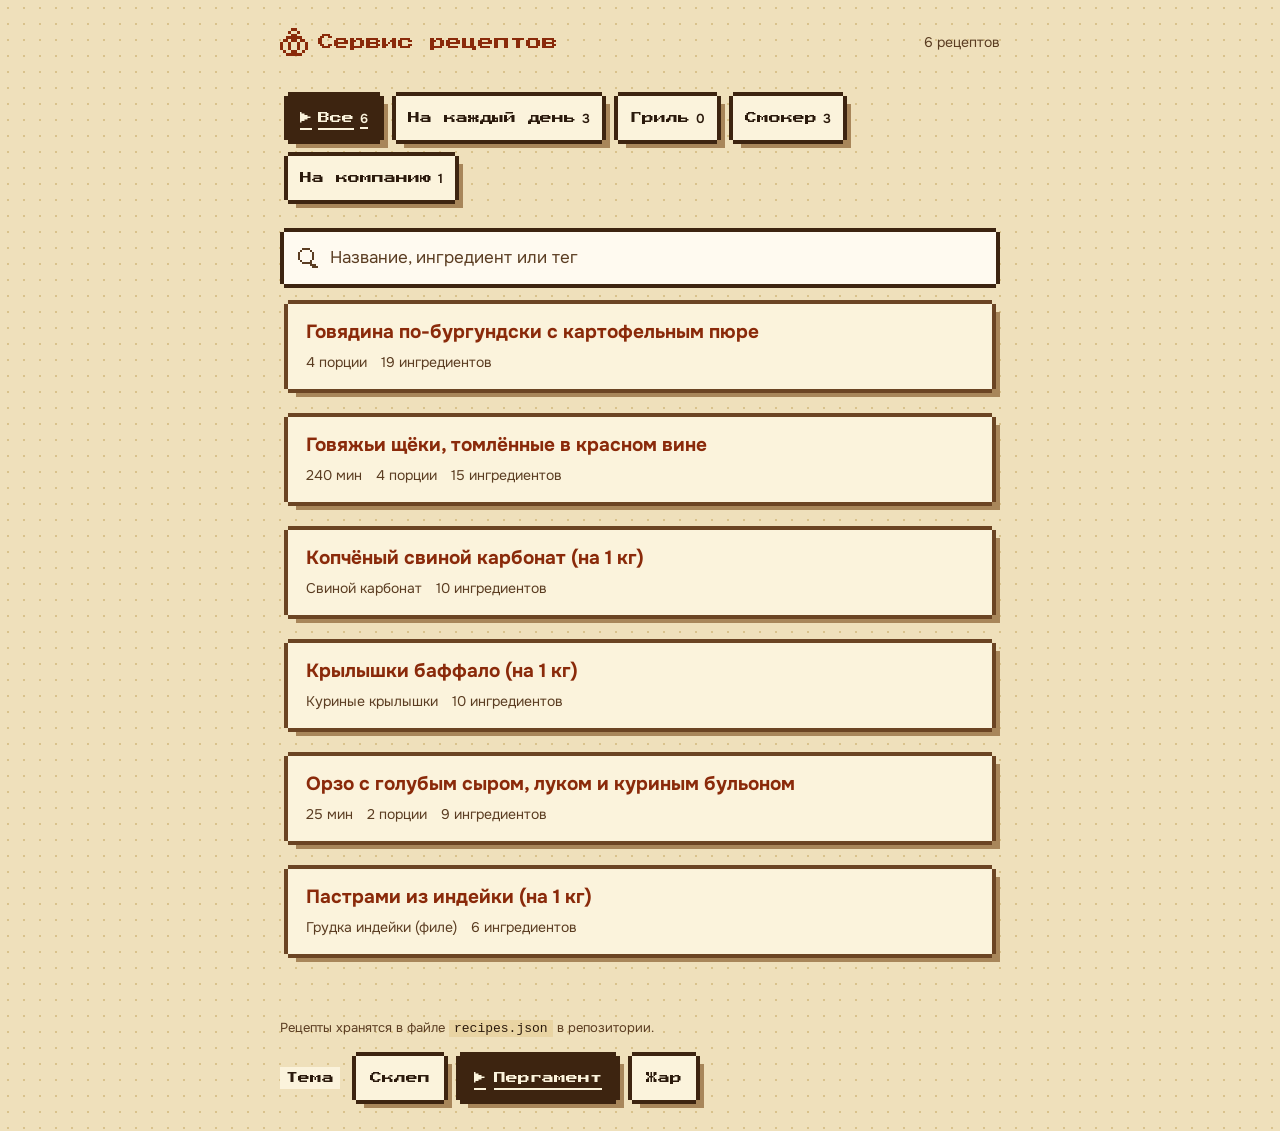
<file: index.html>
<!doctype html>
<html lang="ru">
<head>
  <meta charset="utf-8">
  <meta name="viewport" content="width=device-width, initial-scale=1, viewport-fit=cover">
  <title>Сервис рецептов</title>
  <meta name="description" content="Личная книга рецептов с поиском">
  <meta name="theme-color" content="#4a0709">
  <link rel="icon" href="data:image/svg+xml,%3Csvg xmlns='http://www.w3.org/2000/svg' viewBox='0 0 32 32'%3E%3Ccircle cx='16' cy='16' r='14' fill='%23b4532a'/%3E%3Cpath d='M9 17h14a7 7 0 0 1-14 0z' fill='%23f6f1e7'/%3E%3C/svg%3E">
  <script src="theme.js"></script>
  <link rel="preload" href="fonts/rs-pixel.woff2" as="font" type="font/woff2" crossorigin>
  <link rel="preconnect" href="https://fonts.googleapis.com">
  <link rel="preconnect" href="https://fonts.gstatic.com" crossorigin>
  <link href="https://fonts.googleapis.com/css2?family=Onest:wght@400;500;600;700&display=swap" rel="stylesheet">
  <link rel="stylesheet" href="style.css">
  <link rel="stylesheet" href="bbq.css">
</head>
<body>
  <header class="top">
    <a class="brand" href="#/">Сервис рецептов</a>
    <span class="count" id="count"></span>
  </header>

  <main id="app" aria-live="polite">
    <p class="state">Загружаю рецепты…</p>
  </main>

  <footer class="foot">
    <p>Рецепты хранятся в файле <code>recipes.json</code> в репозитории.</p>
    <fieldset class="themes">
      <legend>Тема</legend>
      <button type="button" data-theme-set="crypt" aria-pressed="false">Склеп</button>
      <button type="button" data-theme-set="parchment" aria-pressed="false">Пергамент</button>
      <button type="button" data-theme-set="ember" aria-pressed="false">Жар</button>
    </fieldset>
  </footer>

  <script src="app.js"></script>
</body>
</html>
</file>
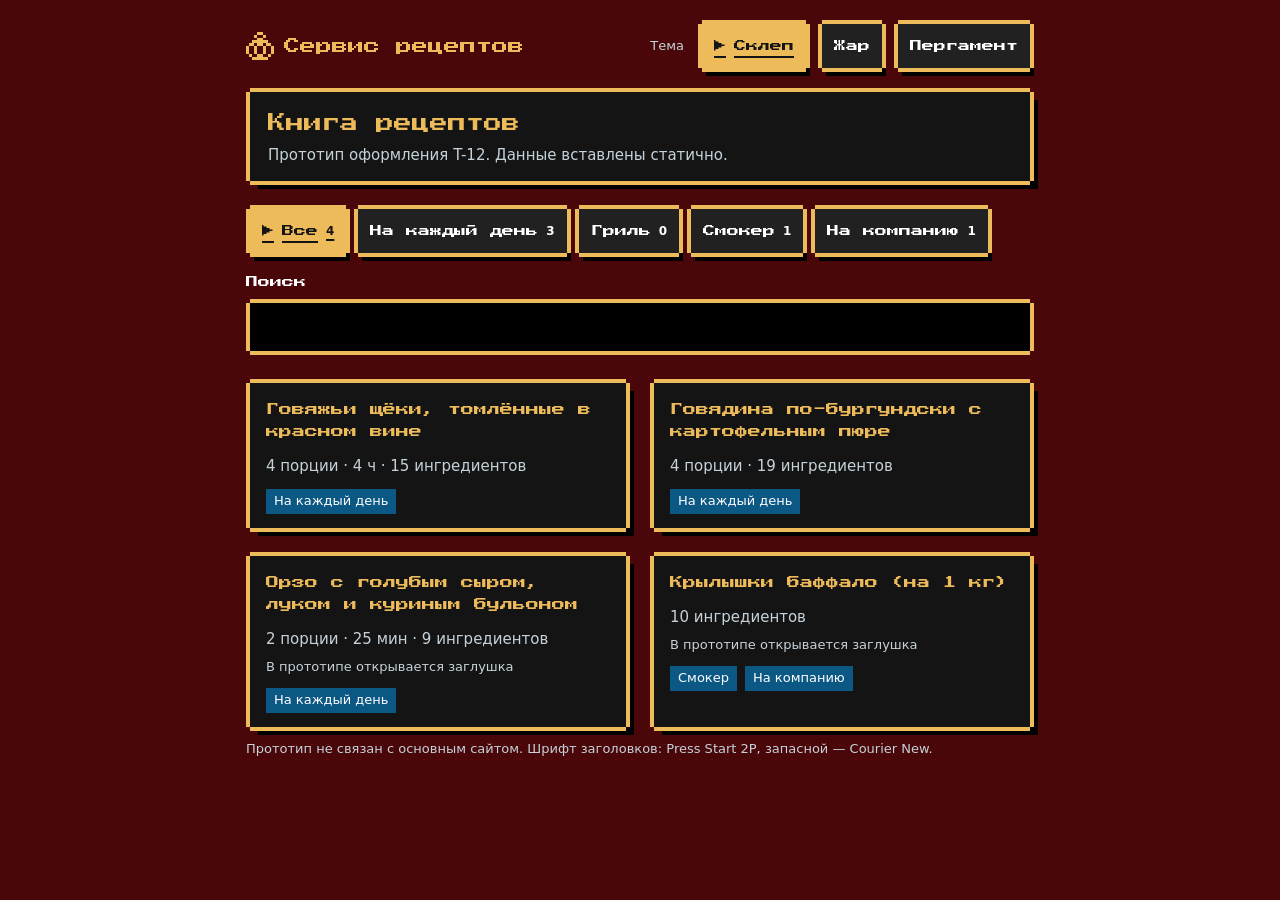
<file: prototype/redesign/index.html>
<!doctype html>
<html lang="ru" data-theme="crypt">
<head>
  <meta charset="utf-8">
  <meta name="viewport" content="width=device-width, initial-scale=1, viewport-fit=cover">
  <meta name="robots" content="noindex">
  <title>Прототип редизайна — Сервис рецептов</title>
  <link rel="preconnect" href="https://fonts.googleapis.com">
  <link rel="preconnect" href="https://fonts.gstatic.com" crossorigin>
  <link href="https://fonts.googleapis.com/css2?family=Press+Start+2P&amp;display=swap" rel="stylesheet">
  <link rel="stylesheet" href="redesign.css">
</head>
<body>
<div class="wrap">
  <header class="top">
    <a class="brand" href="#/"><svg class="ico" width="28" height="28" viewBox="0 0 10 10" shape-rendering="crispEdges" aria-hidden="true" focusable="false"><path fill="currentColor" d="M4 0h2v1h-2zM3 1h1v1h-1zM6 1h1v1h-1zM4 2h2v1h-2zM2 3h6v1h-6zM1 4h2v1h-2zM4 4h2v1h-2zM7 4h2v1h-2zM0 5h1v1h-1zM3 5h1v1h-1zM6 5h1v1h-1zM9 5h1v1h-1zM0 6h1v1h-1zM3 6h1v1h-1zM6 6h1v1h-1zM9 6h1v1h-1zM0 7h1v1h-1zM3 7h1v1h-1zM6 7h1v1h-1zM9 7h1v1h-1zM1 8h1v1h-1zM4 8h2v1h-2zM8 8h1v1h-1zM2 9h6v1h-6z"/></svg> Сервис рецептов</a>
    <fieldset class="themes">
      <legend>Тема</legend>
      <button type="button" class="chip" data-theme-set="crypt" aria-pressed="true"><span class="mark" aria-hidden="true">▶ </span>Склеп</button>
      <button type="button" class="chip" data-theme-set="ember" aria-pressed="false"><span class="mark" aria-hidden="true">▶ </span>Жар</button>
      <button type="button" class="chip" data-theme-set="parchment" aria-pressed="false"><span class="mark" aria-hidden="true">▶ </span>Пергамент</button>
    </fieldset>
  </header>
  <main id="app">
    <section class="screen" id="screen-list" data-screen="">
      <div class="hero px">
        <h1 tabindex="-1">Книга рецептов</h1>
        <p>Прототип оформления T-12. Данные вставлены статично.</p>
      </div>
      <ul class="sections" aria-label="Разделы"><li><button type="button" class="chip" data-section="" aria-pressed="true"><span class="mark" aria-hidden="true">▶ </span>Все <span class="n">4</span></button></li><li><button type="button" class="chip" data-section="everyday" aria-pressed="false"><span class="mark" aria-hidden="true">▶ </span>На каждый день <span class="n">3</span></button></li><li><button type="button" class="chip" data-section="grill" aria-pressed="false"><span class="mark" aria-hidden="true">▶ </span>Гриль <span class="n">0</span></button></li><li><button type="button" class="chip" data-section="smoker" aria-pressed="false"><span class="mark" aria-hidden="true">▶ </span>Смокер <span class="n">1</span></button></li><li><button type="button" class="chip" data-section="party" aria-pressed="false"><span class="mark" aria-hidden="true">▶ </span>На компанию <span class="n">1</span></button></li></ul>
      <div class="search">
        <label for="q">Поиск</label>
        <input id="q" type="search" autocomplete="off">
      </div>
      <ul class="cards" id="cards"><li data-sections="everyday" data-title="говяжьи щёки, томлённые в красном вине"><a class="card px" href="#/r/6"><h2>Говяжьи щёки, томлённые в красном вине</h2><span class="meta">4 порции · 4 ч · 15 ингредиентов</span><ul class="badges"><li class="badge">На каждый день</li></ul></a></li><li data-sections="everyday" data-title="говядина по-бургундски с картофельным пюре"><a class="card px" href="#/r/4"><h2>Говядина по-бургундски с картофельным пюре</h2><span class="meta">4 порции · 19 ингредиентов</span><ul class="badges"><li class="badge">На каждый день</li></ul></a></li><li data-sections="everyday" data-title="орзо с голубым сыром, луком и куриным бульоном"><a class="card px" href="#/r/1"><h2>Орзо с голубым сыром, луком и куриным бульоном</h2><span class="meta">2 порции · 25 мин · 9 ингредиентов</span><span class="stub">В прототипе открывается заглушка</span><ul class="badges"><li class="badge">На каждый день</li></ul></a></li><li data-sections="smoker party" data-title="крылышки баффало (на 1 кг)"><a class="card px" href="#/r/5"><h2>Крылышки баффало (на 1 кг)</h2><span class="meta">10 ингредиентов</span><span class="stub">В прототипе открывается заглушка</span><ul class="badges"><li class="badge">Смокер</li><li class="badge">На компанию</li></ul></a></li></ul>
      <p class="empty" id="empty" hidden>Ничего не найдено.</p>
    </section>
    <article class="screen" id="screen-r6" data-screen="r/6" hidden>
  <a class="btn back" href="#/">← К списку</a>
  <header class="recipe-head px">
    <h1 tabindex="-1">Говяжьи щёки, томлённые в красном вине</h1>
    <ul class="meta-row"><li>Порции: <strong>4</strong></li><li>Время: <strong>240 мин</strong></li><li>Ингредиентов: <strong>15</strong></li></ul>
    <ul class="badges"><li class="badge">На каждый день</li></ul>
  </header>
  <section class="block px rescale" aria-labelledby="rs-h-6">
    <h2 id="rs-h-6"><svg class="ico" width="20" height="20" viewBox="0 0 9 9" shape-rendering="crispEdges" aria-hidden="true" focusable="false"><path fill="currentColor" d="M0 0h9v1h-9zM1 1h1v1h-1zM7 1h1v1h-1zM2 2h1v1h-1zM6 2h1v1h-1zM3 3h1v1h-1zM5 3h1v1h-1zM4 4h1v1h-1zM3 5h1v1h-1zM5 5h1v1h-1zM2 6h1v1h-1zM4 6h1v1h-1zM6 6h1v1h-1zM1 7h1v1h-1zM3 7h3v1h-3zM7 7h1v1h-1zM0 8h9v1h-9z"/></svg> Пересчитать</h2>
    <p class="base">Исходно: 4 порции</p>
    <div class="row">
      <div class="field">
        <label for="rs-in-6">Порции</label>
        <input id="rs-in-6" type="text" inputmode="decimal" autocomplete="off" value="4" data-base="4" aria-describedby="rs-hint-6 rs-err-6">
      </div>
      <button type="button" class="rs-reset" data-for="rs-in-6">Сбросить</button>
    </div>
    <p class="error" id="rs-err-6" role="alert" hidden>Введите число больше нуля, например 2 или 1,5. Количества остались прежними.</p>
    <p class="hint" id="rs-hint-6">Заглушка прототипа: количества не пересчитываются. Единица: порции.</p>
  </section>
  <section class="block px" aria-labelledby="ing-h-6">
    <h2 id="ing-h-6"><svg class="ico" width="22" height="16" viewBox="0 0 12 9" shape-rendering="crispEdges" aria-hidden="true" focusable="false"><path fill="currentColor" d="M2 0h8v1h-8zM1 1h1v1h-1zM10 1h1v1h-1zM0 2h1v1h-1zM11 2h1v1h-1zM0 3h12v1h-12zM0 4h1v1h-1zM5 4h2v1h-2zM11 4h1v1h-1zM0 5h1v1h-1zM4 5h1v1h-1zM7 5h1v1h-1zM11 5h1v1h-1zM0 6h1v1h-1zM5 6h2v1h-2zM11 6h1v1h-1zM0 7h1v1h-1zM11 7h1v1h-1zM0 8h12v1h-12z"/></svg> Ингредиенты</h2>
    <ul><li>Говяжьи щёки — 1–1,2 кг</li><li>Красное сухое вино — 750 мл</li><li>Говяжий или куриный бульон — 300–400 мл</li><li>Лук репчатый (крупный) — 2 шт.</li><li>Морковь — 2 шт.</li><li>Чеснок — 1 головка</li><li>Сельдерей — 2 стебля</li><li>Томатная паста — 2 ст. л., с горкой</li><li>Тимьян свежий — 5–6 веточек (или 1 ч. л. сушёного)</li><li>Лавровый лист — 2 шт.</li><li>Растительное масло — для жарки</li><li>Соль, свежемолотый чёрный перец — по вкусу</li><li>Сахар — 1 ч. л.</li><li>Для сгущения соуса: сливочное масло — 30 г, по желанию</li><li>Для сгущения соуса: мука — 30 г, по желанию</li></ul>
  </section>
  <section class="block px" aria-labelledby="st-h-6">
    <h2 id="st-h-6"><svg class="ico" width="22" height="18" viewBox="0 0 12 10" shape-rendering="crispEdges" aria-hidden="true" focusable="false"><path fill="currentColor" d="M1 0h9v1h-9zM0 1h1v1h-1zM2 1h1v1h-1zM10 1h1v1h-1zM0 2h1v1h-1zM2 2h1v1h-1zM10 2h1v1h-1zM1 3h2v1h-2zM4 3h5v1h-5zM10 3h1v1h-1zM2 4h1v1h-1zM10 4h1v1h-1zM2 5h1v1h-1zM4 5h5v1h-5zM10 5h1v1h-1zM2 6h1v1h-1zM10 6h1v1h-1zM2 7h1v1h-1zM4 7h4v1h-4zM10 7h1v1h-1zM2 8h1v1h-1zM10 8h2v1h-2zM2 9h9v1h-9z"/></svg> Шаги</h2>
    <ol><li>Очистите щёки от внешних плёнок, серебристой кожицы и крупного поверхностного жира. За час до готовки посолите и поперчите со всех сторон.</li><li>В глубокой толстостенной кастрюле разогрейте масло на сильном огне. Обжарьте щёки по 3–4 минуты с каждой стороны до тёмно-коричневой корочки. Переложите на тарелку.</li><li>Убавьте огонь до среднего. В той же кастрюле обжарьте нарезанные лук, морковь и сельдерей 5–7 минут до золотистости, соскребая лопаткой пригоревшие соки от мяса.</li><li>Добавьте томатную пасту и сахар. Перемешайте и жарьте 2 минуты.</li><li>Влейте вино. Добавьте разрезанную пополам головку чеснока, тимьян и лавровый лист. Доведите до кипения и покипятите 3–5 минут, чтобы выпарился алкоголь.</li><li>Верните мясо в кастрюлю. Долейте бульон так, чтобы жидкость полностью покрывала щёки.</li><li>Доведите до слабого кипения, накройте крышкой и томите на минимальном огне 3–3,5 часа. Можно готовить в духовке при 150 °C. Мясо готово, когда оно легко распадается при нажатии вилкой.</li><li>Достаньте щёки и накройте фольгой. Соус процедите через сито, овощи выбросьте. Попробуйте соус на соль и перец.</li><li>Чтобы соус стал гуще, смешайте мягкое сливочное масло с мукой и вмешайте в кипящий соус. Или просто уварите соус на среднем огне на треть.</li><li>Верните мясо в соус, прогрейте пару минут и подавайте.</li></ol>
  </section>
  <section class="block px" aria-labelledby="nt-h-6">
    <h2 id="nt-h-6"><svg class="ico" width="20" height="18" viewBox="0 0 11 10" shape-rendering="crispEdges" aria-hidden="true" focusable="false"><path fill="currentColor" d="M5 0h1v1h-1zM4 1h3v1h-3zM3 2h2v1h-2zM6 2h2v1h-2zM3 3h1v1h-1zM7 3h1v1h-1zM2 4h7v1h-7zM3 5h5v1h-5zM4 6h3v1h-3zM5 7h1v1h-1zM3 8h5v1h-5zM2 9h7v1h-7z"/></svg> Заметки</h2>
    <p>Главное — слабое кипение и достаточное время. Если мясо жёсткое, значит, оно кипело слишком сильно или готовилось мало. Без вина: замените его 500 мл насыщенного бульона, 250 мл виноградного сока или вишнёвого морса и 2 ст. л. бальзамического уксуса. Блюдо особенно вкусно на следующий день: остудите, уберите в холодильник, снимите застывший жир и разогрейте. Подавайте с картофельным пюре, пастой папарделле, полентой или запечёнными корнеплодами.</p>
  </section>
</article>
    <article class="screen" id="screen-r4" data-screen="r/4" hidden>
  <a class="btn back" href="#/">← К списку</a>
  <header class="recipe-head px">
    <h1 tabindex="-1">Говядина по-бургундски с картофельным пюре</h1>
    <ul class="meta-row"><li>Порции: <strong>4</strong></li><li>Ингредиентов: <strong>19</strong></li></ul>
    <ul class="badges"><li class="badge">На каждый день</li></ul>
  </header>
  <section class="block px rescale" aria-labelledby="rs-h-4">
    <h2 id="rs-h-4"><svg class="ico" width="20" height="20" viewBox="0 0 9 9" shape-rendering="crispEdges" aria-hidden="true" focusable="false"><path fill="currentColor" d="M0 0h9v1h-9zM1 1h1v1h-1zM7 1h1v1h-1zM2 2h1v1h-1zM6 2h1v1h-1zM3 3h1v1h-1zM5 3h1v1h-1zM4 4h1v1h-1zM3 5h1v1h-1zM5 5h1v1h-1zM2 6h1v1h-1zM4 6h1v1h-1zM6 6h1v1h-1zM1 7h1v1h-1zM3 7h3v1h-3zM7 7h1v1h-1zM0 8h9v1h-9z"/></svg> Пересчитать</h2>
    <p class="base">Исходно: 4 порции, 600 г говядины</p>
    <div class="row">
      <div class="field">
        <label for="rs-in-4">Порции</label>
        <input id="rs-in-4" type="text" inputmode="decimal" autocomplete="off" value="4" data-base="4" aria-describedby="rs-hint-4 rs-err-4">
      </div>
      <button type="button" class="rs-reset" data-for="rs-in-4">Сбросить</button>
    </div>
    <p class="error" id="rs-err-4" role="alert" hidden>Введите число больше нуля, например 2 или 1,5. Количества остались прежними.</p>
    <p class="hint" id="rs-hint-4">Заглушка прототипа: количества не пересчитываются. Единица: порции.</p>
  </section>
  <section class="block px" aria-labelledby="ing-h-4">
    <h2 id="ing-h-4"><svg class="ico" width="22" height="16" viewBox="0 0 12 9" shape-rendering="crispEdges" aria-hidden="true" focusable="false"><path fill="currentColor" d="M2 0h8v1h-8zM1 1h1v1h-1zM10 1h1v1h-1zM0 2h1v1h-1zM11 2h1v1h-1zM0 3h12v1h-12zM0 4h1v1h-1zM5 4h2v1h-2zM11 4h1v1h-1zM0 5h1v1h-1zM4 5h1v1h-1zM7 5h1v1h-1zM11 5h1v1h-1zM0 6h1v1h-1zM5 6h2v1h-2zM11 6h1v1h-1zM0 7h1v1h-1zM11 7h1v1h-1zM0 8h12v1h-12z"/></svg> Ингредиенты</h2>
    <ul><li>Говядина (лопатка или толстый край) — 600 г</li><li>Бекон или сырая грудинка — 70–80 г, по желанию</li><li>Морковь — 1 крупная или 2 средние</li><li>Лук репчатый — 1 крупная луковица</li><li>Чеснок — 2 зубчика</li><li>Мука — 1 ст. л., можно 1,5 ст. л., если соус покажется жидким</li><li>Красное сухое вино — 375–400 мл</li><li>Говяжий бульон или вода — 150–200 мл</li><li>Томатная паста — 0,5 ст. л.</li><li>Тимьян — 2–3 веточки или 0,5 ч. л. сухого</li><li>Лавровый лист — 1 шт.</li><li>Соль, перец — по вкусу</li><li>Для жарки: 1 ст. л. сливочного масла и 1 ст. л. растительного (или топлёное масло)</li><li>Для пюре: картофель — 700 г</li><li>Для пюре: молоко горячее — 100–150 мл</li><li>Для пюре: сливочное масло — 30–50 г</li><li>Для пюре: соль — по вкусу</li><li>Для пюре: мускатный орех — щепотка, по желанию</li><li>Свежая петрушка для подачи — по желанию</li></ul>
  </section>
  <section class="block px" aria-labelledby="st-h-4">
    <h2 id="st-h-4"><svg class="ico" width="22" height="18" viewBox="0 0 12 10" shape-rendering="crispEdges" aria-hidden="true" focusable="false"><path fill="currentColor" d="M1 0h9v1h-9zM0 1h1v1h-1zM2 1h1v1h-1zM10 1h1v1h-1zM0 2h1v1h-1zM2 2h1v1h-1zM10 2h1v1h-1zM1 3h2v1h-2zM4 3h5v1h-5zM10 3h1v1h-1zM2 4h1v1h-1zM10 4h1v1h-1zM2 5h1v1h-1zM4 5h5v1h-5zM10 5h1v1h-1zM2 6h1v1h-1zM10 6h1v1h-1zM2 7h1v1h-1zM4 7h4v1h-4zM10 7h1v1h-1zM2 8h1v1h-1zM10 8h2v1h-2zM2 9h9v1h-9z"/></svg> Шаги</h2>
    <ol><li>Подготовка: обсушите мясо бумажным полотенцем и нарежьте крупными кусками примерно 3–4 см. Морковь нарежьте крупно, лук — крупными кубиками, чеснок порубите.</li><li>Бекон (по желанию): нарежьте брусочками и обжарьте в кастрюле или казане на среднем огне до румяности и вытапливания жира. Выложите бекон на тарелку, жир оставьте в кастрюле. Если бекона нет, переходите к следующему шагу.</li><li>Обжарка мяса: разогрейте в кастрюле 1 ст. л. сливочного масла и 1 ст. л. растительного (если жарили бекон, используйте его жир, при необходимости добавив немного масла). Обжаривайте говядину порциями на средне-сильном огне до золотистой корочки с разных сторон. Не кладите всё мясо сразу, иначе оно будет тушиться, а не жариться. Переложите мясо к бекону или на тарелку.</li><li>Овощи: в той же кастрюле обжарьте лук и морковь до мягкости и лёгкой румяности, около 5–7 минут. Добавьте чеснок и томатную пасту, прогрейте ещё 1 минуту, помешивая.</li><li>Соединяем: верните мясо и бекон в кастрюлю. Посыпьте мукой, перемешайте и обжаривайте 1–2 минуты, чтобы мука впитала соки.</li><li>Вино и тушение: влейте вино, доведите до кипения и дайте алкоголю выпариться, 3–5 минут. Добавьте бульон или воду, жидкость должна почти покрывать мясо. Положите тимьян и лавровый лист, посолите и поперчите. Накройте крышкой и тушите на медленном огне (или в духовке при 160 °C) 1,5–2 часа, пока мясо не станет мягким. Проверьте через 1 ч 15 мин.</li><li>Пюре: пока тушится мясо, отварите очищенный картофель в подсоленной воде до готовности. Слейте воду, добавьте горячее молоко и сливочное масло, разомните до гладкости. Приправьте солью и, по желанию, мускатным орехом.</li><li>Финал: достаньте из кастрюли веточки тимьяна и лавровый лист. Попробуйте соус, при необходимости добавьте соль и перец. Если соус жидковат, выпарьте его без крышки на сильном огне 5–10 минут, помешивая.</li><li>Подача: выложите на тарелку пюре, рядом мясо, щедро полейте соусом. По желанию посыпьте свежей петрушкой.</li></ol>
  </section>
  <section class="block px" aria-labelledby="nt-h-4">
    <h2 id="nt-h-4"><svg class="ico" width="20" height="18" viewBox="0 0 11 10" shape-rendering="crispEdges" aria-hidden="true" focusable="false"><path fill="currentColor" d="M5 0h1v1h-1zM4 1h3v1h-3zM3 2h2v1h-2zM6 2h2v1h-2zM3 3h1v1h-1zM7 3h1v1h-1zM2 4h7v1h-7zM3 5h5v1h-5zM4 6h3v1h-3zM5 7h1v1h-1zM3 8h5v1h-5zM2 9h7v1h-7z"/></svg> Заметки</h2>
    <p>Рецепт рассчитан на 600 г говядины, получается примерно 3–4 порции. Бекон — по желанию, без него просто пропустите шаг.</p>
  </section>
</article>
    <section class="screen" id="screen-stub" data-screen="stub" hidden>
      <a class="btn back" href="#/">← К списку</a>
      <div class="block px"><h1 tabindex="-1" class="pixel" style="font-size:15px;line-height:1.6;margin:0 0 8px">Только в основном сайте</h1><p>В прототипе подробно показаны рецепты 4 и 6.</p></div>
    </section>
  </main>
  <footer class="foot">Прототип не связан с основным сайтом. Шрифт заголовков: Press Start 2P, запасной — Courier New.</footer>
</div>
<script src="redesign.js"></script>
</body>
</html>
</file>
<file: style.css>
/* Оформление в стиле Vampire Survivors (T-13, пункт 27 бэклога).
   Все цвета, рамки и тени — только переменные; тема задаётся data-theme на <html>. */

@font-face {
  font-family: 'RS Pixel';
  src: url('fonts/rs-pixel.woff2') format('woff2');
  font-weight: 400;
  font-style: normal;
  font-display: swap;
}

:root,
[data-theme="crypt"] {
  --bg: #4a0709;
  --dots: #65090b;
  --surface: #151414;
  --surface-2: #222121;
  --text: #ffffff;
  --muted: #c5d2da;
  --accent: #eebb5b;
  --link: #eebb5b;
  --border: #eebb5b;
  --border-strong: #eebb5b;
  --shadow: #000000;
  --btn-bg: #9f261e;
  --btn-text: #ffffff;
  --btn-hover-bg: #eebb5b;
  --btn-hover-text: #151414;
  --chip-bg: #222121;
  --chip-text: #ffffff;
  --chip-active-bg: #eebb5b;
  --chip-active-text: #151414;
  --badge-bg: #0b5884;
  --badge-text: #ffffff;
  --input-bg: #000000;
  --input-text: #ffffff;
  --placeholder: #c5d2da;
  --focus: #66d9ef;
  --error: #ffb0a8;
  --error-bg: #3b0a08;
  --error-border: #ff8a7a;
  --mark-bg: #eebb5b;
  --mark-text: #151414;
  color-scheme: dark;
}

[data-theme="parchment"] {
  --bg: #efe0bb;
  --dots: #d9c28c;
  --surface: #fbf3dc;
  --surface-2: #f3e5c0;
  --text: #2b1a0c;
  --muted: #5b3d22;
  --accent: #8a2a0a;
  --link: #8a2a0a;
  --border: #6b4423;
  --border-strong: #3d2410;
  --shadow: #a8865a;
  --btn-bg: #3d2410;
  --btn-text: #fbf3dc;
  --btn-hover-bg: #8a2a0a;
  --btn-hover-text: #fff8e6;
  --chip-bg: #fbf3dc;
  --chip-text: #2b1a0c;
  --chip-active-bg: #3d2410;
  --chip-active-text: #fbf3dc;
  --badge-bg: #e9d4a3;
  --badge-text: #2b1a0c;
  --input-bg: #fffaf0;
  --input-text: #2b1a0c;
  --placeholder: #5b3d22;
  --focus: #083c8a;
  --error: #9b1515;
  --error-bg: #fbe3dc;
  --error-border: #9b1515;
  --mark-bg: #3d2410;
  --mark-text: #fbf3dc;
  color-scheme: light;
}

[data-theme="ember"] {
  --bg: #1a0904;
  --dots: #5a2410;
  --surface: #2c1209;
  --surface-2: #3d1a0d;
  --text: #fff2e3;
  --muted: #f2c9a6;
  --accent: #ffb238;
  --link: #ffc661;
  --border: #d9631e;
  --border-strong: #ffa25c;
  --shadow: #070201;
  --btn-bg: #ffb238;
  --btn-text: #2a0e00;
  --btn-hover-bg: #ffe0a8;
  --btn-hover-text: #2a0e00;
  --chip-bg: #3d1a0d;
  --chip-text: #fff2e3;
  --chip-active-bg: #ffb238;
  --chip-active-text: #2a0e00;
  --badge-bg: #5a2410;
  --badge-text: #fff2e3;
  --input-bg: #1a0904;
  --input-text: #fff2e3;
  --placeholder: #f2c9a6;
  --focus: #9ef0a0;
  --error: #ffb3a1;
  --error-bg: #4a1208;
  --error-border: #ffb3a1;
  --mark-bg: #ffb238;
  --mark-text: #2a0e00;
  color-scheme: dark;
}

:root {
  --px: 4px;
  --radius: 0;
  --pixel: 'RS Pixel', 'Courier New', monospace;
  --body: 'Onest', system-ui, -apple-system, 'Segoe UI', sans-serif;
  /* Пиксельная рамка: четыре сдвинутые тени дают ступенчатые углы */
  --frame:
    0 calc(var(--px) * -1) 0 0 var(--border),
    0 var(--px) 0 0 var(--border),
    calc(var(--px) * -1) 0 0 0 var(--border),
    var(--px) 0 0 0 var(--border);
  --frame-strong:
    0 calc(var(--px) * -1) 0 0 var(--border-strong),
    0 var(--px) 0 0 var(--border-strong),
    calc(var(--px) * -1) 0 0 0 var(--border-strong),
    var(--px) 0 0 0 var(--border-strong);
  --frame-error:
    0 calc(var(--px) * -1) 0 0 var(--error-border),
    0 var(--px) 0 0 var(--error-border),
    calc(var(--px) * -1) 0 0 0 var(--error-border),
    var(--px) 0 0 0 var(--error-border);
  --drop: calc(var(--px) * 2) calc(var(--px) * 2) 0 0 var(--shadow);
}

* { box-sizing: border-box; }
html { -webkit-text-size-adjust: 100%; }
body {
  margin: 0;
  background-color: var(--bg);
  background-image: radial-gradient(var(--dots) 1px, transparent 1px);
  background-size: 16px 16px;
  color: var(--text);
  font: 400 16px/1.6 var(--body);
  min-height: 100vh;
  display: flex;
  flex-direction: column;
}
a { color: var(--link); }
button, input { font: inherit; color: inherit; }

/* Фокус: толстое кольцо отдельного цвета во всех темах */
:focus { outline: none; }
:focus-visible { outline: 4px solid var(--focus); outline-offset: 4px; }

.top, main, .foot {
  width: 100%;
  max-width: 760px;
  margin: 0 auto;
  padding-left: max(20px, env(safe-area-inset-left));
  padding-right: max(20px, env(safe-area-inset-right));
}
.top {
  display: flex;
  flex-wrap: wrap;
  align-items: center;
  justify-content: space-between;
  gap: 8px 12px;
  padding-top: 20px;
  padding-bottom: 8px;
}
.brand {
  display: inline-flex;
  align-items: center;
  gap: 10px;
  min-height: 44px;
  color: var(--accent);
  font: 400 16px/1.4 var(--pixel);
  text-decoration: none;
}
.brand::before {
  content: '';
  flex: none;
  width: 28px; height: 28px;
  background: var(--accent);
  -webkit-mask: url("data:image/svg+xml,%3Csvg xmlns='http://www.w3.org/2000/svg' viewBox='0 0 10 10' shape-rendering='crispEdges'%3E%3Cpath d='M4 0h2v1h-2zM3 1h1v1h-1zM6 1h1v1h-1zM4 2h2v1h-2zM2 3h6v1h-6zM1 4h2v1h-2zM4 4h2v1h-2zM7 4h2v1h-2zM0 5h1v1h-1zM3 5h1v1h-1zM6 5h1v1h-1zM9 5h1v1h-1zM0 6h1v1h-1zM3 6h1v1h-1zM6 6h1v1h-1zM9 6h1v1h-1zM0 7h1v1h-1zM3 7h1v1h-1zM6 7h1v1h-1zM9 7h1v1h-1zM1 8h1v1h-1zM4 8h2v1h-2zM8 8h1v1h-1zM2 9h6v1h-6z'/%3E%3C/svg%3E") center / contain no-repeat;
  mask: url("data:image/svg+xml,%3Csvg xmlns='http://www.w3.org/2000/svg' viewBox='0 0 10 10' shape-rendering='crispEdges'%3E%3Cpath d='M4 0h2v1h-2zM3 1h1v1h-1zM6 1h1v1h-1zM4 2h2v1h-2zM2 3h6v1h-6zM1 4h2v1h-2zM4 4h2v1h-2zM7 4h2v1h-2zM0 5h1v1h-1zM3 5h1v1h-1zM6 5h1v1h-1zM9 5h1v1h-1zM0 6h1v1h-1zM3 6h1v1h-1zM6 6h1v1h-1zM9 6h1v1h-1zM0 7h1v1h-1zM3 7h1v1h-1zM6 7h1v1h-1zM9 7h1v1h-1zM1 8h1v1h-1zM4 8h2v1h-2zM8 8h1v1h-1zM2 9h6v1h-6z'/%3E%3C/svg%3E") center / contain no-repeat;
}
.count { color: var(--muted); font-size: 14px; }
main { flex: 1; padding-top: 12px; padding-bottom: 40px; }

/* Виден только скринридерам, места не занимает */
.visually-hidden {
  position: absolute;
  width: 1px; height: 1px;
  margin: -1px; padding: 0; border: 0;
  overflow: hidden;
  clip: rect(0, 0, 0, 0);
  clip-path: inset(50%);
  white-space: nowrap;
}

/* Подвал и переключатель тем */
.foot {
  color: var(--muted);
  font-size: 13px;
  padding-top: 20px;
  padding-bottom: max(28px, env(safe-area-inset-bottom));
}
.foot p { margin: 0 0 12px; }
code {
  font-size: 1em;
  background: var(--badge-bg);
  color: var(--badge-text);
  padding: 1px 5px;
}
.themes {
  display: flex;
  flex-wrap: wrap;
  align-items: center;
  gap: 4px 8px;
  margin: 0;
  padding: 0;
  border: 0;
}
.themes legend {
  float: left;
  margin-right: 4px;
  padding: 2px 6px;
  background: var(--surface);
  color: var(--text);
  font: 400 12px/1.5 var(--pixel);
}

/* Общие кнопки, поля и ошибки (основа и для T-10) */
.btn, .themes button, .back {
  display: inline-flex;
  align-items: center;
  justify-content: center;
  gap: 8px;
  min-height: 44px;
  min-width: 44px;
  margin: var(--px);
  padding: 8px 14px;
  border: 0;
  background: var(--btn-bg);
  color: var(--btn-text);
  font: 400 12px/1.5 var(--pixel);
  text-decoration: none;
  cursor: pointer;
  box-shadow: var(--frame-strong), var(--drop);
}
.btn:hover, .themes button:hover, .back:hover {
  background: var(--btn-hover-bg);
  color: var(--btn-hover-text);
}
.btn:active, .themes button:active, .back:active { transform: translate(2px, 2px); }
.themes button { background: var(--chip-bg); color: var(--chip-text); }
.themes button:hover { background: var(--surface-2); color: var(--text); text-decoration: underline; text-decoration-thickness: 2px; text-underline-offset: 4px; }
.themes button[aria-pressed="true"] {
  background: var(--chip-active-bg);
  color: var(--chip-active-text);
  text-decoration: underline;
  text-decoration-thickness: 2px;
  text-underline-offset: 4px;
}
.themes button[aria-pressed="true"]::before { content: '▶'; }

.field { display: block; min-width: 0; }
.field label, .label {
  display: block;
  margin-bottom: 8px;
  color: var(--text);
  font: 400 12px/1.5 var(--pixel);
}
.input, .field input {
  display: block;
  width: calc(100% - var(--px) * 2);
  min-height: 48px;
  margin: var(--px);
  padding: 10px 12px;
  border: 0;
  background: var(--input-bg);
  color: var(--input-text);
  font: 400 16px/1.4 var(--body);
  box-shadow: var(--frame-strong);
}
.input::placeholder, .field input::placeholder, .search input::placeholder { color: var(--placeholder); opacity: 1; }
.input[aria-invalid="true"], .field input[aria-invalid="true"] { box-shadow: var(--frame-error); }
.error-msg {
  margin: 12px var(--px) 0;
  padding: 8px 10px;
  background: var(--error-bg);
  color: var(--error);
  font-size: 15px;
  box-shadow: var(--frame-error);
}

/* Разделы */
.sections {
  display: flex; gap: 8px; overflow-x: auto; scrollbar-width: none;
  margin: 0 -20px 4px; padding: 8px 24px 16px;
  scroll-padding-inline: 24px;
}
.sections::-webkit-scrollbar { display: none; }
.section {
  flex: none;
  display: inline-flex;
  align-items: center;
  gap: 6px;
  min-height: 44px;
  margin: var(--px);
  padding: 8px 12px;
  white-space: nowrap;
  text-decoration: none;
  background: var(--chip-bg);
  color: var(--chip-text);
  font: 400 12px/1.5 var(--pixel);
  box-shadow: var(--frame-strong), var(--drop);
}
.section span { font: 600 13px/1 var(--body); }
.section:hover { background: var(--surface-2); color: var(--text); text-decoration: underline; text-decoration-thickness: 2px; text-underline-offset: 4px; }
.section[aria-current="page"] {
  background: var(--chip-active-bg);
  color: var(--chip-active-text);
  text-decoration: underline;
  text-decoration-thickness: 2px;
  text-underline-offset: 4px;
}
.section[aria-current="page"]::before { content: '▶'; }

/* Метки разделов на странице рецепта */
.eyebrow { margin: 4px 0 4px; color: var(--muted); font-size: 14px; }
.eyebrow a {
  display: inline-flex;
  align-items: center;
  min-height: 44px;
  padding: 0 2px;
  color: var(--link);
  font: 400 12px/1.5 var(--pixel);
  text-decoration: underline;
  text-decoration-thickness: 2px;
  text-underline-offset: 4px;
}
.eyebrow a:hover { color: var(--text); }

/* Поиск */
.search {
  position: sticky;
  top: 0;
  z-index: 2;
  background: var(--bg);
  padding: 8px var(--px);
}
.search input {
  display: block;
  width: 100%;
  min-height: 52px;
  padding: 12px 16px 12px 46px;
  border: 0;
  background-color: var(--input-bg);
  color: var(--input-text);
  font: 400 17px/1.4 var(--body);
  box-shadow: var(--frame-strong);
}
.search::before {
  content: '';
  position: absolute;
  left: calc(var(--px) + 14px);
  top: calc(8px + 16px);
  width: 20px; height: 20px;
  background: var(--muted);
  -webkit-mask: url("data:image/svg+xml,%3Csvg xmlns='http://www.w3.org/2000/svg' viewBox='0 0 10 10' shape-rendering='crispEdges'%3E%3Cpath d='M2 0h4v1h-4zM1 1h1v1h-1zM6 1h1v1h-1zM0 2h1v1h-1zM7 2h1v1h-1zM0 3h1v1h-1zM7 3h1v1h-1zM0 4h1v1h-1zM7 4h1v1h-1zM0 5h1v1h-1zM7 5h1v1h-1zM1 6h1v1h-1zM6 6h1v1h-1zM2 7h5v1h-5zM6 8h3v1h-3zM7 9h3v1h-3z'/%3E%3C/svg%3E") center / contain no-repeat;
  mask: url("data:image/svg+xml,%3Csvg xmlns='http://www.w3.org/2000/svg' viewBox='0 0 10 10' shape-rendering='crispEdges'%3E%3Cpath d='M2 0h4v1h-4zM1 1h1v1h-1zM6 1h1v1h-1zM0 2h1v1h-1zM7 2h1v1h-1zM0 3h1v1h-1zM7 3h1v1h-1zM0 4h1v1h-1zM7 4h1v1h-1zM0 5h1v1h-1zM7 5h1v1h-1zM1 6h1v1h-1zM6 6h1v1h-1zM2 7h5v1h-5zM6 8h3v1h-3zM7 9h3v1h-3z'/%3E%3C/svg%3E") center / contain no-repeat;
  pointer-events: none;
  z-index: 1;
}

/* Список */
.list { list-style: none; padding: 0 var(--px); margin: 8px 0 0; display: grid; gap: 20px; }
/* Рамка фокуса (8 px) не уходит под нижний край; закреплённый поиск (8 + 52 + 8 = 68 px)
   не закрывает элемент в фокусе: 68 + 8 рамка + 4 запас */
html { scroll-padding-bottom: 12px; }
html:has(.search) { scroll-padding-top: 80px; }
/* На широком экране разделы переносятся, а не уходят за край */
@media (min-width: 700px) { .sections { flex-wrap: wrap; } }
.item a {
  display: block;
  margin: var(--px);
  padding: 16px 18px;
  text-decoration: none;
  background: var(--surface);
  color: var(--text);
  box-shadow: var(--frame), var(--drop);
}
.item a:hover { background: var(--surface-2); }
.item a:hover h2 { text-decoration: underline; text-decoration-thickness: 2px; text-underline-offset: 4px; }
.item a:active { transform: translate(2px, 2px); }
.item h2 { margin: 0 0 6px; color: var(--accent); font: 700 19px/1.3 var(--body); }
.meta { color: var(--muted); font-size: 14px; display: flex; flex-wrap: wrap; gap: 4px 14px; }
.state {
  margin: 12px var(--px);
  padding: 24px 16px;
  color: var(--text);
  text-align: center;
  background: var(--surface);
  box-shadow: var(--frame), var(--drop);
}
.list .state { list-style: none; }
mark { background: var(--mark-bg); color: var(--mark-text); padding: 0 2px; }

/* Рецепт */
.back { margin: 4px var(--px) 12px; }
.recipe h1 { margin: 4px 0 12px; color: var(--accent); font: 700 clamp(26px, 6vw, 38px)/1.2 var(--body); letter-spacing: -0.01em; overflow-wrap: break-word; }
.recipe .meta { margin-bottom: 18px; font-size: 15px; }
.recipe h2 {
  display: flex;
  align-items: center;
  gap: 10px;
  margin: 32px 0 14px;
  color: var(--accent);
  font: 400 14px/1.6 var(--pixel);
}
.recipe h2::before {
  content: '';
  flex: none;
  width: 18px; height: 18px;
  background: var(--accent);
  -webkit-mask: url("data:image/svg+xml,%3Csvg xmlns='http://www.w3.org/2000/svg' viewBox='0 0 9 9' shape-rendering='crispEdges'%3E%3Cpath d='M4 0h1v1h-1zM3 1h3v1h-3zM2 2h2v1h-2zM5 2h2v1h-2zM1 3h2v1h-2zM6 3h2v1h-2zM0 4h2v1h-2zM7 4h2v1h-2zM1 5h2v1h-2zM6 5h2v1h-2zM2 6h2v1h-2zM5 6h2v1h-2zM3 7h3v1h-3zM4 8h1v1h-1z'/%3E%3C/svg%3E") center / contain no-repeat;
  mask: url("data:image/svg+xml,%3Csvg xmlns='http://www.w3.org/2000/svg' viewBox='0 0 9 9' shape-rendering='crispEdges'%3E%3Cpath d='M4 0h1v1h-1zM3 1h3v1h-3zM2 2h2v1h-2zM5 2h2v1h-2zM1 3h2v1h-2zM6 3h2v1h-2zM0 4h2v1h-2zM7 4h2v1h-2zM1 5h2v1h-2zM6 5h2v1h-2zM2 6h2v1h-2zM5 6h2v1h-2zM3 7h3v1h-3zM4 8h1v1h-1z'/%3E%3C/svg%3E") center / contain no-repeat;
}
.ingredients, .steps {
  list-style: none;
  margin: 0 var(--px);
  padding: 6px 16px;
  background: var(--surface);
  box-shadow: var(--frame), var(--drop);
}
.ingredients li, .steps li { padding: 10px 2px; }
.ingredients li + li, .steps li + li { border-top: 2px dashed var(--surface-2); }
.ingredients li { padding-left: 22px; position: relative; }
.ingredients li::before {
  content: ''; position: absolute; left: 4px; top: 20px;
  width: 8px; height: 8px; background: var(--accent);
}
.steps li { display: flex; gap: 12px; align-items: flex-start; }
.steps .num { min-width: 1.8em; flex: none; color: var(--accent); font: 400 13px/1.9 var(--pixel); }
.notes {
  margin: 32px var(--px) 0;
  padding: 16px 18px;
  background: var(--surface);
  box-shadow: var(--frame), var(--drop);
}
.notes strong {
  display: flex;
  align-items: center;
  gap: 10px;
  margin-bottom: 8px;
  color: var(--accent);
  font: 400 13px/1.6 var(--pixel);
}
.notes strong::before {
  content: '';
  flex: none;
  width: 18px; height: 18px;
  background: var(--accent);
  -webkit-mask: url("data:image/svg+xml,%3Csvg xmlns='http://www.w3.org/2000/svg' viewBox='0 0 12 10' shape-rendering='crispEdges'%3E%3Cpath d='M1 0h9v1h-9zM0 1h1v1h-1zM2 1h1v1h-1zM10 1h1v1h-1zM0 2h1v1h-1zM2 2h1v1h-1zM10 2h1v1h-1zM1 3h2v1h-2zM4 3h5v1h-5zM10 3h1v1h-1zM2 4h1v1h-1zM10 4h1v1h-1zM2 5h1v1h-1zM4 5h5v1h-5zM10 5h1v1h-1zM2 6h1v1h-1zM10 6h1v1h-1zM2 7h1v1h-1zM4 7h4v1h-4zM10 7h1v1h-1zM2 8h1v1h-1zM10 8h2v1h-2zM2 9h9v1h-9z'/%3E%3C/svg%3E") center / contain no-repeat;
  mask: url("data:image/svg+xml,%3Csvg xmlns='http://www.w3.org/2000/svg' viewBox='0 0 12 10' shape-rendering='crispEdges'%3E%3Cpath d='M1 0h9v1h-9zM0 1h1v1h-1zM2 1h1v1h-1zM10 1h1v1h-1zM0 2h1v1h-1zM2 2h1v1h-1zM10 2h1v1h-1zM1 3h2v1h-2zM4 3h5v1h-5zM10 3h1v1h-1zM2 4h1v1h-1zM10 4h1v1h-1zM2 5h1v1h-1zM4 5h5v1h-5zM10 5h1v1h-1zM2 6h1v1h-1zM10 6h1v1h-1zM2 7h1v1h-1zM4 7h4v1h-4zM10 7h1v1h-1zM2 8h1v1h-1zM10 8h2v1h-2zM2 9h9v1h-9z'/%3E%3C/svg%3E") center / contain no-repeat;
}

@media (max-width: 480px) {
  .top { padding-top: 14px; }
  .brand { font-size: 13px; }
  .item a { padding: 14px; }
  .themes legend { float: none; margin-bottom: 4px; }
}

@media (prefers-reduced-motion: reduce) {
  *, *::before, *::after { transition: none !important; animation: none !important; scroll-behavior: auto !important; }
  .btn:active, .themes button:active, .back:active, .item a:active { transform: none; }
}
</file>
<file: bbq.css>
/* Блок гриля и смокера: «Кратко», подсказки, маринад, этапы (T-13) */
.summary {
  margin: 0 var(--px) 8px;
  padding: 16px 18px;
  background: var(--surface);
  box-shadow: var(--frame), var(--drop);
}
.recipe .summary h2 { margin: 0 0 14px; }
.recipe .summary h2::before {
  -webkit-mask: url("data:image/svg+xml,%3Csvg xmlns='http://www.w3.org/2000/svg' viewBox='0 0 11 10' shape-rendering='crispEdges'%3E%3Cpath d='M5 0h1v1h-1zM4 1h3v1h-3zM3 2h2v1h-2zM6 2h2v1h-2zM3 3h1v1h-1zM7 3h1v1h-1zM2 4h7v1h-7zM3 5h5v1h-5zM4 6h3v1h-3zM5 7h1v1h-1zM3 8h5v1h-5zM2 9h7v1h-7z'/%3E%3C/svg%3E") center / contain no-repeat;
  mask: url("data:image/svg+xml,%3Csvg xmlns='http://www.w3.org/2000/svg' viewBox='0 0 11 10' shape-rendering='crispEdges'%3E%3Cpath d='M5 0h1v1h-1zM4 1h3v1h-3zM3 2h2v1h-2zM6 2h2v1h-2zM3 3h1v1h-1zM7 3h1v1h-1zM2 4h7v1h-7zM3 5h5v1h-5zM4 6h3v1h-3zM5 7h1v1h-1zM3 8h5v1h-5zM2 9h7v1h-7z'/%3E%3C/svg%3E") center / contain no-repeat;
}
.facts { display: grid; grid-template-columns: 1fr 1fr; gap: 16px; margin: 0; }
.facts > div { padding: 10px 12px; background: var(--surface-2); min-width: 0; }
.facts dt { color: var(--muted); font: 400 12px/1.5 var(--pixel); }
.facts dd { margin: 6px 0 0; color: var(--text); font: 700 20px/1.25 var(--body); overflow-wrap: break-word; }
.facts dd small { display: block; margin-top: 2px; color: var(--muted); font: 400 14px/1.4 var(--body); }
.tips { list-style: none; margin: 16px 0 0; padding: 14px 0 0; border-top: 2px dashed var(--surface-2); display: grid; gap: 10px; }
.facts + .tips { margin-top: 16px; }
.summary h2 + .tips { margin-top: 0; padding-top: 0; border-top: 0; }
.tips li { padding-left: 30px; position: relative; font-size: 15px; }
.tips li::before {
  content: '!';
  position: absolute; left: 0; top: 2px;
  width: 20px; height: 20px;
  background: var(--btn-bg);
  color: var(--btn-text);
  font: 400 10px/20px var(--pixel);
  text-align: center;
}
.stages { list-style: none; padding: 0; margin: 0 var(--px); display: grid; gap: 20px; }
.stage {
  padding: 12px 16px;
  background: var(--surface);
  box-shadow: var(--frame), var(--drop);
}
.stage h3 { margin: 0 0 8px; color: var(--accent); font: 700 17px/1.3 var(--body); }
.stage .chips { display: flex; flex-wrap: wrap; gap: 6px; margin-bottom: 4px; }
.stage .chip { padding: 2px 8px; background: var(--badge-bg); color: var(--badge-text); font: 600 14px/1.6 var(--body); }
.stage p { margin: 6px 0 0; color: var(--muted); font-size: 15px; }
.subnote { margin: 12px var(--px) 0; color: var(--muted); font-size: 14px; }
.subnote, .eyebrow { background: none; }
.variant { margin-top: 16px; }
@media (max-width: 360px) { .facts { grid-template-columns: 1fr; } .facts dd { font-size: 17px; } }
</file>
<file: prototype/redesign/redesign.css>
/* Прототип редизайна T-12 (пункт 27 бэклога). Все цвета, рамки и тени —
   только через переменные; темы переключаются атрибутом data-theme. */

:root,
[data-theme="crypt"] {
  --bg: #4a0709;
  --surface: #151414;
  --surface-2: #222121;
  --text: #ffffff;
  --muted: #c5d2da;
  --accent: #eebb5b;
  --link: #eebb5b;
  --border: #eebb5b;
  --border-strong: #eebb5b;
  --shadow: #000000;
  --btn-bg: #9f261e;
  --btn-text: #ffffff;
  --btn-hover-bg: #eebb5b;
  --btn-hover-text: #151414;
  --chip-bg: #222121;
  --chip-text: #ffffff;
  --chip-active-bg: #eebb5b;
  --chip-active-text: #151414;
  --badge-bg: #0b5884;
  --badge-text: #ffffff;
  --input-bg: #000000;
  --input-text: #ffffff;
  --focus: #66d9ef;
  --error: #ffb0a8;
  --error-bg: #3b0a08;
  --error-border: #ff8a7a;
  --mark-bg: #eebb5b;
  --mark-text: #151414;
  --dots: #65090b;
  color-scheme: dark;
}

[data-theme="ember"] {
  --bg: #1a0904;
  --surface: #2c1209;
  --surface-2: #3d1a0d;
  --text: #fff2e3;
  --muted: #f2c9a6;
  --accent: #ffb238;
  --link: #ffc661;
  --border: #d9631e;
  --border-strong: #ffa25c;
  --shadow: #070201;
  --btn-bg: #ffb238;
  --btn-text: #2a0e00;
  --btn-hover-bg: #ffe0a8;
  --btn-hover-text: #2a0e00;
  --chip-bg: #3d1a0d;
  --chip-text: #fff2e3;
  --chip-active-bg: #ffb238;
  --chip-active-text: #2a0e00;
  --badge-bg: #5a2410;
  --badge-text: #fff2e3;
  --input-bg: #1a0904;
  --input-text: #fff2e3;
  --focus: #9ef0a0;
  --error: #ffb3a1;
  --error-bg: #4a1208;
  --error-border: #ffb3a1;
  --mark-bg: #ffb238;
  --mark-text: #2a0e00;
  --dots: #5a2410;
  color-scheme: dark;
}

[data-theme="parchment"] {
  --bg: #efe0bb;
  --surface: #fbf3dc;
  --surface-2: #f3e5c0;
  --text: #2b1a0c;
  --muted: #5b3d22;
  --accent: #8a2a0a;
  --link: #8a2a0a;
  --border: #6b4423;
  --border-strong: #3d2410;
  --shadow: #a8865a;
  --btn-bg: #3d2410;
  --btn-text: #fbf3dc;
  --btn-hover-bg: #8a2a0a;
  --btn-hover-text: #fff8e6;
  --chip-bg: #fbf3dc;
  --chip-text: #2b1a0c;
  --chip-active-bg: #3d2410;
  --chip-active-text: #fbf3dc;
  --badge-bg: #e9d4a3;
  --badge-text: #2b1a0c;
  --input-bg: #fffaf0;
  --input-text: #2b1a0c;
  --focus: #083c8a;
  --error: #9b1515;
  --error-bg: #fbe3dc;
  --error-border: #9b1515;
  --mark-bg: #3d2410;
  --mark-text: #fbf3dc;
  --dots: #d9c28c;
  color-scheme: light;
}

:root {
  --px: 4px;
  --pixel: 'Press Start 2P', 'Courier New', monospace;
  --body: system-ui, -apple-system, 'Segoe UI', Roboto, 'Helvetica Neue', Arial, sans-serif;
}

* { box-sizing: border-box; }
html { -webkit-text-size-adjust: 100%; }
body {
  margin: 0;
  min-height: 100vh;
  background-color: var(--bg);
  background-image: radial-gradient(var(--dots) 1px, transparent 1px);
  background-size: 16px 16px;
  color: var(--text);
  font: 400 16px/1.6 var(--body);
}
button, input { font: inherit; color: inherit; }
a { color: var(--link); }

.wrap {
  width: 100%;
  max-width: 820px;
  margin: 0 auto;
  padding: 0 max(16px, env(safe-area-inset-left)) 32px;
}

/* Пиксельная рамка: ступенчатые углы из теней, без изображений */
.px {
  position: relative;
  background: var(--surface);
  margin: var(--px);
  box-shadow:
    0 calc(var(--px) * -1) 0 0 var(--border),
    0 var(--px) 0 0 var(--border),
    calc(var(--px) * -1) 0 0 0 var(--border),
    var(--px) 0 0 0 var(--border),
    calc(var(--px) * 2) calc(var(--px) * 2) 0 0 var(--shadow);
}

/* Пиксельный шрифт — только заголовки, кнопки и подписи управления */
.pixel, h1, h2, h3, button, .chip, .brand {
  font-family: var(--pixel);
  font-weight: 400;
  letter-spacing: 0;
}

/* Шапка */
.top {
  display: flex;
  flex-wrap: wrap;
  align-items: center;
  justify-content: space-between;
  gap: 12px;
  padding: 20px 0 16px;
}
.brand {
  display: inline-flex;
  align-items: center;
  gap: 10px;
  min-height: 44px;
  color: var(--accent);
  font-size: 16px;
  line-height: 1.4;
  text-decoration: none;
}
.brand svg { flex: none; }
.themes {
  display: flex;
  flex-wrap: wrap;
  align-items: center;
  gap: 8px;
  margin: 0;
  padding: 0;
  border: 0;
}
.themes legend {
  float: left;
  margin-right: 4px;
  color: var(--muted);
  font: 400 13px/1.4 var(--body);
}

/* Кнопки */
button, .btn {
  display: inline-flex;
  align-items: center;
  justify-content: center;
  gap: 8px;
  min-height: 44px;
  min-width: 44px;
  margin: var(--px);
  padding: 8px 14px;
  border: 0;
  background: var(--btn-bg);
  color: var(--btn-text);
  font-size: 12px;
  line-height: 1.5;
  text-decoration: none;
  cursor: pointer;
  box-shadow:
    0 calc(var(--px) * -1) 0 0 var(--border-strong),
    0 var(--px) 0 0 var(--border-strong),
    calc(var(--px) * -1) 0 0 0 var(--border-strong),
    var(--px) 0 0 0 var(--border-strong),
    var(--px) calc(var(--px) * 2) 0 0 var(--shadow);
}
button:hover, .btn:hover {
  background: var(--btn-hover-bg);
  color: var(--btn-hover-text);
}
button:active, .btn:active { transform: translate(2px, 2px); }

.chip {
  background: var(--chip-bg);
  color: var(--chip-text);
  font-size: 12px;
  padding: 8px 12px;
}
.chip:hover { background: var(--surface-2); color: var(--text); text-decoration: underline; text-decoration-thickness: 2px; text-underline-offset: 4px; }
.chip .mark { display: none; }
.chip[aria-pressed="true"] {
  background: var(--chip-active-bg);
  color: var(--chip-active-text);
  text-decoration: underline;
  text-decoration-thickness: 2px;
  text-underline-offset: 4px;
}
.chip[aria-pressed="true"] .mark { display: inline; }
.chip .n {
  font: 600 12px/1 var(--body);
}

/* Фокус: толстое кольцо отдельного цвета плюс смещение */
:focus { outline: none; }
:focus-visible,
.px a:focus-visible {
  outline: 4px solid var(--focus);
  outline-offset: 4px;
}
input:focus-visible { outline-offset: 2px; }

/* Список */
.hero { padding: 18px 18px 14px; margin-bottom: 24px; }
.hero h1 {
  margin: 0 0 6px;
  color: var(--accent);
  font-size: 18px;
  line-height: 1.5;
}
.hero p { margin: 0; color: var(--muted); font-size: 15px; }

.sections { display: flex; flex-wrap: wrap; gap: 4px; margin: 0 0 16px; padding: 0; list-style: none; }

.search { display: block; margin: 0 0 24px; }
.search label, .field label {
  display: block;
  margin-bottom: 8px;
  color: var(--text);
  font: 400 12px/1.5 var(--pixel);
}
.search input, .field input {
  width: 100%;
  min-height: 48px;
  margin: var(--px);
  width: calc(100% - var(--px) * 2);
  padding: 10px 12px;
  border: 0;
  background: var(--input-bg);
  color: var(--input-text);
  font: 400 16px/1.4 var(--body);
  box-shadow:
    0 calc(var(--px) * -1) 0 0 var(--border-strong),
    0 var(--px) 0 0 var(--border-strong),
    calc(var(--px) * -1) 0 0 0 var(--border-strong),
    var(--px) 0 0 0 var(--border-strong);
}

.cards { display: grid; gap: 20px; margin: 0; padding: 0; list-style: none; }
@media (min-width: 720px) { .cards { grid-template-columns: 1fr 1fr; } }
.card { display: block; padding: 16px 16px 14px; color: var(--text); text-decoration: none; height: calc(100% - var(--px) * 2); }
.card:hover { background: var(--surface-2); }
.card:hover h2 { text-decoration: underline; text-decoration-thickness: 2px; text-underline-offset: 5px; }
.card h2 { margin: 0 0 10px; color: var(--accent); font-size: 13px; line-height: 1.7; }
.card .meta { color: var(--muted); font-size: 15px; }
.card .stub { display: block; margin-top: 6px; color: var(--muted); font-size: 13px; }
.empty { color: var(--muted); }

.badges { display: flex; flex-wrap: wrap; gap: 8px; margin: 10px 0 0; padding: 0; list-style: none; }
.badge {
  display: inline-block;
  padding: 2px 8px;
  background: var(--badge-bg);
  color: var(--badge-text);
  font: 500 13px/1.6 var(--body);
}

/* Рецепт */
.back { margin: 0 0 20px var(--px); }
.recipe-head { padding: 18px; margin-bottom: 24px; }
.recipe-head h1 { margin: 0 0 12px; color: var(--accent); font-size: 17px; line-height: 1.6; overflow-wrap: anywhere; }
@media (min-width: 720px) { .recipe-head h1 { font-size: 22px; } }
.meta-row { display: flex; flex-wrap: wrap; gap: 8px 18px; margin: 0; padding: 0; list-style: none; color: var(--muted); font-size: 15px; }
.meta-row li { display: inline-flex; align-items: center; gap: 6px; }
.meta-row strong { color: var(--text); font-weight: 600; }

.block { padding: 16px 18px; margin-bottom: 24px; }
.block h2 {
  display: flex;
  align-items: center;
  gap: 10px;
  margin: 0 0 14px;
  color: var(--accent);
  font-size: 13px;
  line-height: 1.6;
}
.block h2 svg { flex: none; }
.block ul, .block ol { margin: 0; padding-left: 22px; }
.block li { margin: 0 0 8px; font-size: 16px; }
.block li::marker { color: var(--muted); }
.block p { margin: 0; font-size: 16px; }

.rescale .row { display: flex; flex-wrap: wrap; align-items: flex-end; gap: 8px 12px; }
.rescale .field { flex: 1 1 160px; min-width: 0; }
.rescale .base { margin: 0 0 12px; color: var(--muted); font-size: 15px; }
.rescale .hint { margin: 10px 0 0; color: var(--muted); font-size: 13px; }
.rescale .error {
  margin: 12px var(--px) 0;
  padding: 8px 10px;
  background: var(--error-bg);
  color: var(--error);
  font-size: 15px;
  box-shadow:
    0 calc(var(--px) * -1) 0 0 var(--error-border),
    0 var(--px) 0 0 var(--error-border),
    calc(var(--px) * -1) 0 0 0 var(--error-border),
    var(--px) 0 0 0 var(--error-border);
}
.rescale .error[hidden] { display: none; }
.rescale input[aria-invalid="true"] {
  box-shadow:
    0 calc(var(--px) * -1) 0 0 var(--error-border),
    0 var(--px) 0 0 var(--error-border),
    calc(var(--px) * -1) 0 0 0 var(--error-border),
    var(--px) 0 0 0 var(--error-border);
}

mark { background: var(--mark-bg); color: var(--mark-text); padding: 0 2px; }

.foot { margin-top: 8px; color: var(--muted); font-size: 13px; }

[hidden] { display: none !important; }

.sr { position: absolute; width: 1px; height: 1px; overflow: hidden; clip: rect(0 0 0 0); white-space: nowrap; }

@media (max-width: 420px) {
  .brand { font-size: 13px; }
  .themes legend { float: none; width: 100%; }
}
</file>
